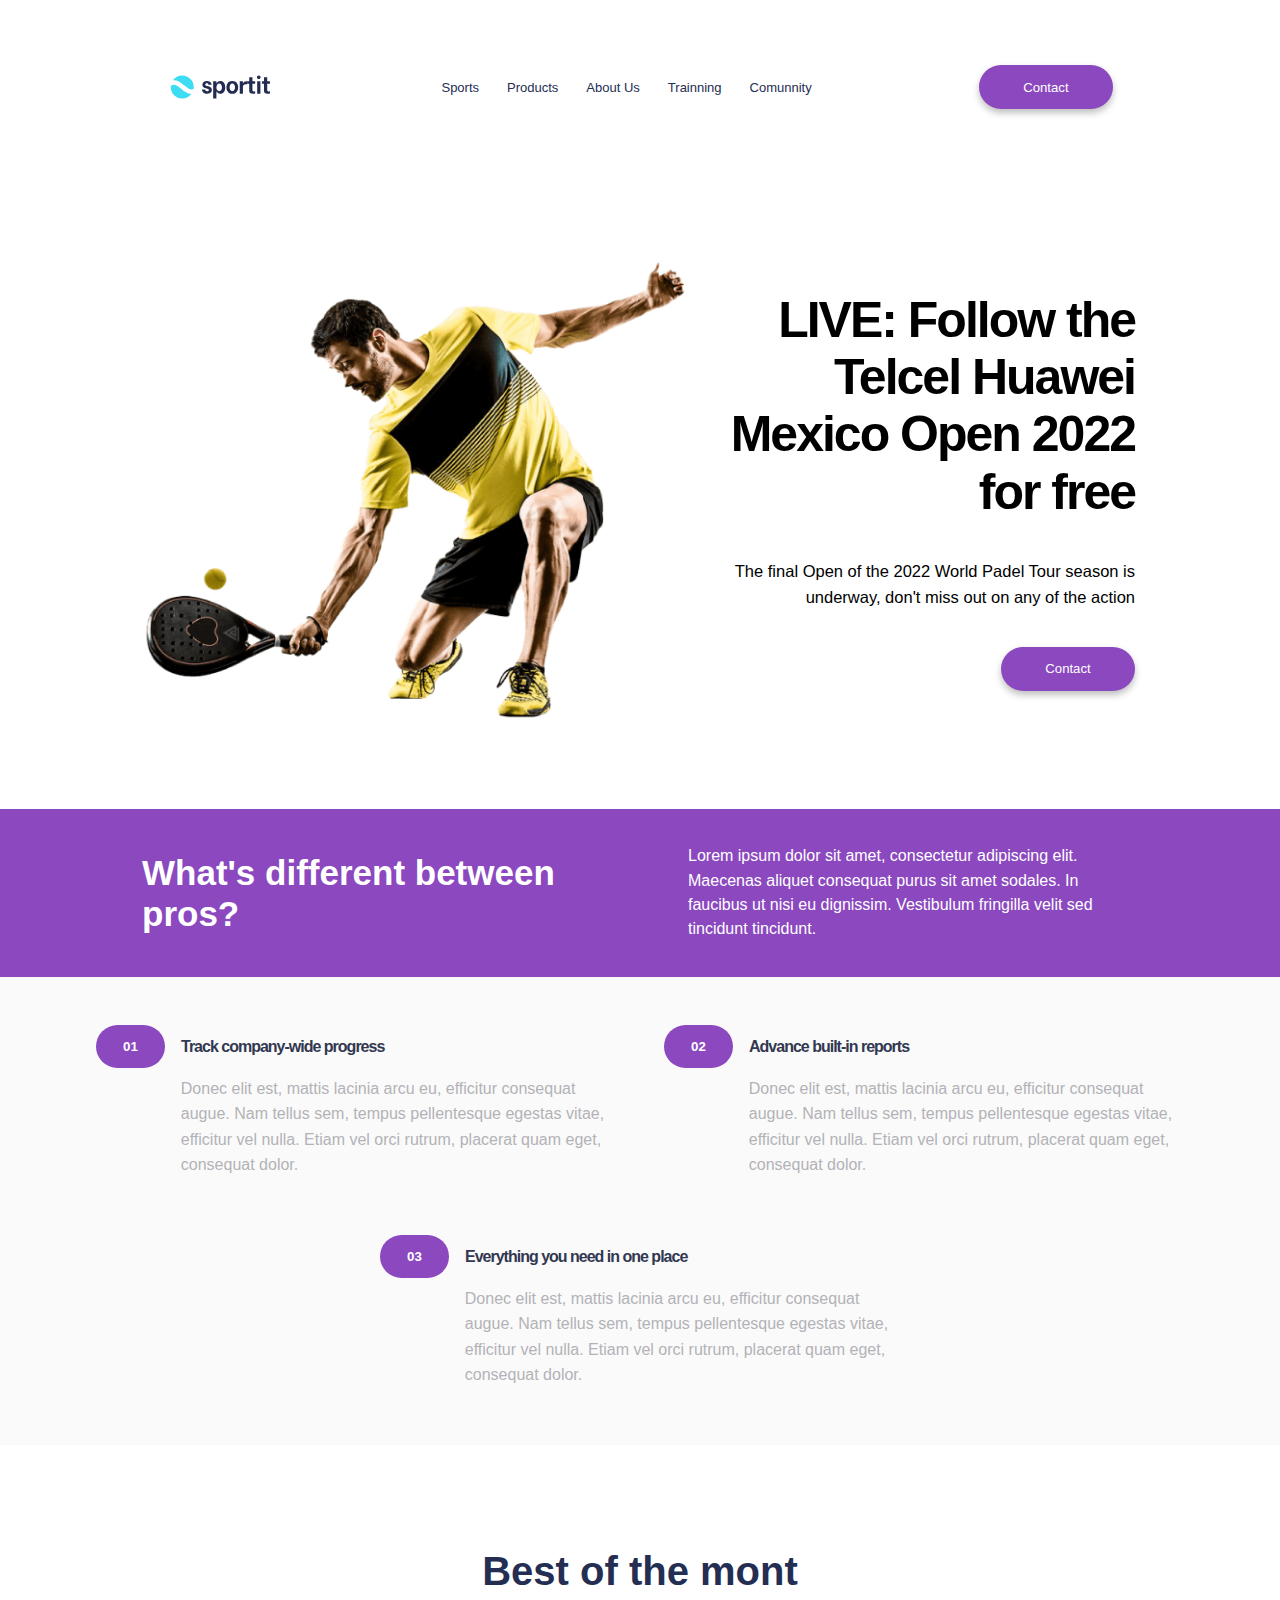
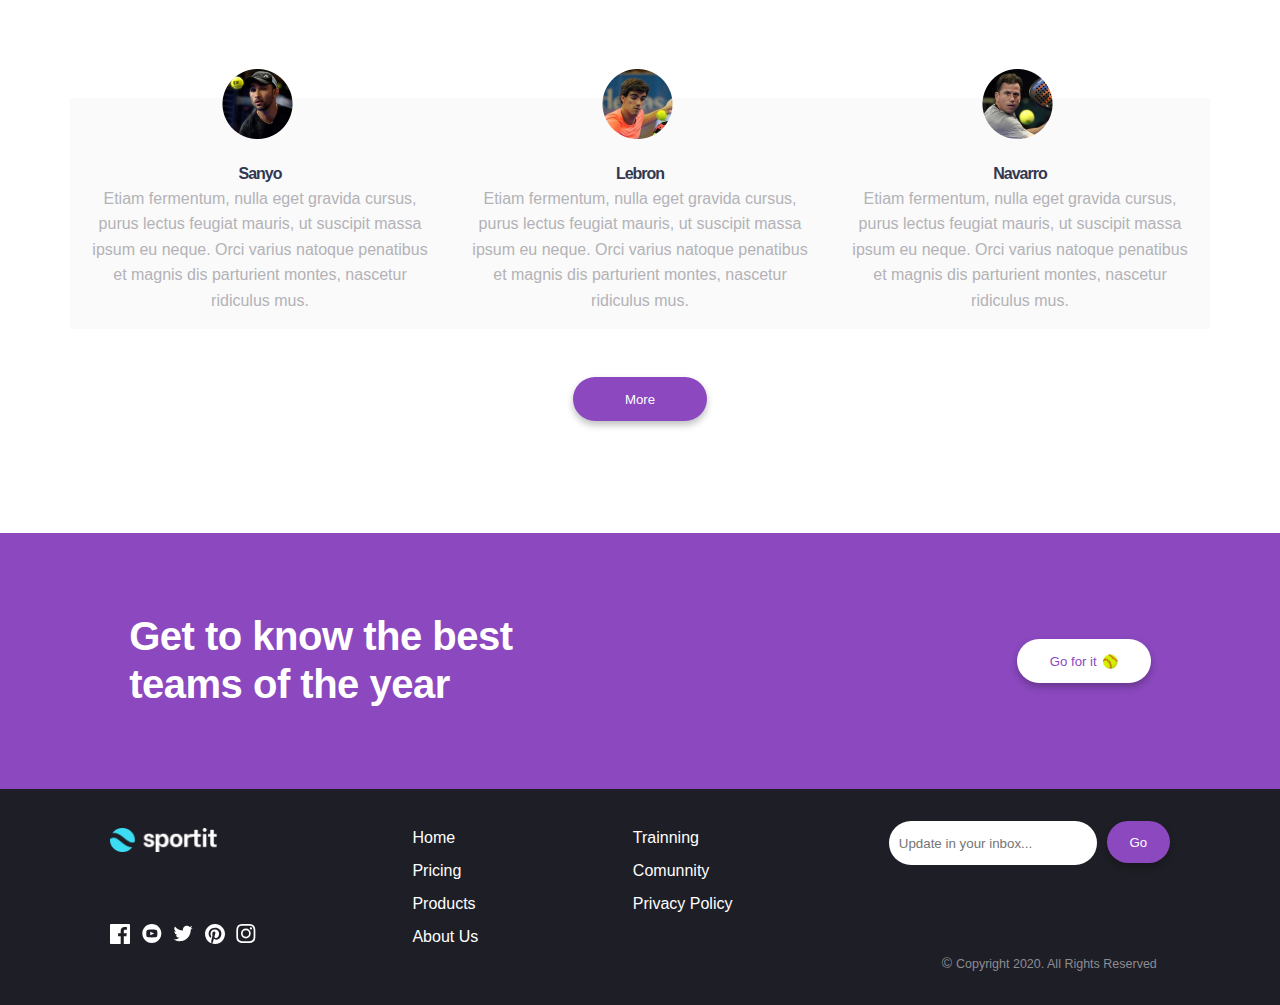
<file: index.html>
<!DOCTYPE html>
<html lang="en">

<head>
    <meta charset="UTF-8">
    <meta http-equiv="X-UA-Compatible" content="IE=edge">
    <meta name="viewport" content="width=device-width, initial-scale=1.0">
    <title>Telcel Huawei Mexico Open 2022</title>
    <link rel="preconnect" href="https://fonts.googleapis.com">
    <link rel="preconnect" href="https://fonts.gstatic.com" crossorigin>
    <link href="https://fonts.googleapis.com/css2?family=Material+Symbols+Outlined" rel="stylesheet" />
    <link rel="stylesheet" href="./css/style.css">

</head>

<body>
    <header class="container-header">
        <img src="./img/logo.svg" alt="logo" class="logo">
        <nav class="hide-elements">
            <ul class="container-nav">
                <li><a href="#">Sports</a></li>
                <li><a href="#">Products</a></li>
                <li><a href="#">About Us</a></li>
                <li><a href="#">Trainning</a></li>
                <li><a href="#">Comunnity</a></li>
            </ul>
        </nav>
        <button class="btn-purple hide-elements">Contact</button>
        <img class="icon-menu" src="./img/icon-hamburger.svg" alt="icon-menu">
    </header>

    <main>
        <section class="container-home">
            <img class="img-home" src="./img/padel-intro.png" alt="padel-intro">
            <div class="data-home">
                <h1>
                    LIVE: Follow the Telcel Huawei Mexico Open 2022 for free
                </h1>
                <p>The final Open of the 2022 World Padel Tour season is underway, don't miss out on any of the action
                </p>
                <button class="btn-purple">Contact</button>
            </div>
        </section>
        <section class="frame-purple">
            <h2>What's different between pros?</h2>
            <p>Lorem ipsum dolor sit amet, consectetur adipiscing elit. Maecenas aliquet consequat purus sit amet
                sodales. In
                faucibus ut nisi eu dignissim. Vestibulum fringilla velit sed tincidunt tincidunt.</p>
        </section>
        <section class="container-numbered">
            <article>
                <div>
                    <button>01</button>
                    <h4>Track company-wide progress</h4>
                </div>
                <p>Donec elit est, mattis lacinia arcu eu, efficitur consequat augue. Nam tellus sem, tempus
                    pellentesque egestas vitae,
                    efficitur vel nulla. Etiam vel orci rutrum, placerat quam eget, consequat dolor.</p>
            </article>
            <article>
                <div>
                    <button>02</button>
                    <h4>Advance built-in reports</h4>
                </div>
                <p>Donec elit est, mattis lacinia arcu eu, efficitur consequat augue. Nam tellus sem, tempus
                    pellentesque egestas vitae,
                    efficitur vel nulla. Etiam vel orci rutrum, placerat quam eget, consequat dolor.</p>
            </article>
            <article>
                <div>
                    <button>03</button>
                    <h4>Everything you need in one place</h4>
                </div>
                <p>Donec elit est, mattis lacinia arcu eu, efficitur consequat augue. Nam tellus sem, tempus
                    pellentesque egestas vitae,
                    efficitur vel nulla. Etiam vel orci rutrum, placerat quam eget, consequat dolor.</p>
            </article>
        </section>
        <section class="container-players">
            <h3>Best of the mont</h3>
            <div class="container-cards">
                <article class="card hide-elements">
                    <img id="cosa" src="./img/avatar-sanyo.png" alt="avatar">
                    <div class="data-card">
                        <h4>Sanyo</h4>
                        <p>Etiam fermentum, nulla eget gravida cursus, purus lectus feugiat mauris, ut suscipit massa
                            ipsum
                            eu neque. Orci
                            varius natoque penatibus et magnis dis parturient montes, nascetur ridiculus mus. </p>
                    </div>
                </article>
                <article class="card">
                    <img src="./img/avatar.lebron.png" alt="avatar-lebron">
                    <div class="data-card">
                        <h4>Lebron</h4>
                        <p>Etiam fermentum, nulla eget gravida cursus, purus lectus feugiat mauris, ut suscipit massa
                            ipsum
                            eu neque. Orci
                            varius natoque penatibus et magnis dis parturient montes, nascetur ridiculus mus. </p>
                    </div>
                </article>
                <article class="card hide-elements">
                    <img src="./img/avatar-navarro.png" alt="avatar-navarro">
                    <div class="data-card">
                        <h4>Navarro</h4>
                        <p>Etiam fermentum, nulla eget gravida cursus, purus lectus feugiat mauris, ut suscipit massa
                            ipsum
                            eu neque. Orci
                            varius natoque penatibus et magnis dis parturient montes, nascetur ridiculus mus. </p>
                    </div>
                </article>
            </div>
            <button class="btn-purple">More</button>
        </section>
        <section class="frame-purple2">
            <h2>Get to know the best teams of the year</h2>
            <div>
                <button class="btn-white">Go for it</button>
            </div>
        </section>
    </main>
    <footer class="container-footer">
        <section>
            <div class="container-icons">
                <img src="/img/logo-footer.png" alt="logo" class="logo">
                <ul class="icons">
                    <li>
                        <a href="https://www.facebook.com/" target="_blank">
                            <img src="./img/icon-facebook.svg" alt="fb-icon">
                        </a>
                    </li>
                    <li>
                        <a href="https://www.youtube.com/" target="_blank">
                            <img src="./img/icon-youtube.svg" alt="yt-icon">
                        </a>
                    </li>
                    <li>
                        <a href="https://twitter.com/" target="_blank">
                            <img src="./img/icon-twitter.svg" alt="twt-icon">
                        </a>
                    </li>
                    <li>
                        <a href="https://www.pinterest.com/" target="_blank">
                            <img src="./img/icon-pinterest.svg" alt="pnt-icon">
                        </a>
                    </li>
                    <li>
                        <a href="https://www.instagram.com/" target="_blank">
                            <img src="./img/icon-instagram.svg" alt="ig-icon">
                        </a>
                    </li>
                </ul>
            </div>
            <nav class="nav-footer">
                <ul>
                    <li><a href="">Home</a></li>
                    <li><a href="#">Pricing</a></li>
                    <li><a href="#">Products</a></li>
                    <li><a href="#">About Us</a></li>
                </ul>
                <ul>
                    <li><a href="#">Trainning</a></li>
                    <li><a href="#">Comunnity</a></li>
                    <li><a href="#">Privacy Policy</a></li>
                </ul>
            </nav>
            <form action="#" method="">
                <fieldset>
                    <input type="email" name="email" class="email-input" placeholder="Update in your inbox...">
                    <button class="btn-submit" type="submit">
                        <a href="mailto: helenvasquezsanchez@gmail.com">Go</a>
                    </button>
                </fieldset>
            </form>
        </section>
        <p>Copyright 2020. All Rights Reserved</p>
    </footer>
</body>

</html>
</file>
<file: css/style.css>
* {
    box-sizing: border-box;
    margin: 0;
    padding: 0;
}

body {
    font-family: 'Be Vietnam Pro', sans-serif;
    font-size: 16px;
}

.container-header{
    display: flex;
    justify-content: space-evenly;
    align-items: center;
    height: 174px;
}



.btn-purple, .btn-white {
    width: 134px;
    height: 44px;
    padding: 10px;
    border-radius: 50px;
    border: none;
    gap: 0.8rem;
    box-shadow: 0px 4px 7px 0px rgba(0, 0, 0, 0.25);
    font-size: 13.18px;
    font-weight: 500;
}

.btn-purple, .btn-submit {
    background: #8B48BF;
    color: rgba(255, 255, 255, 1);
}

.btn-purple:hover, .btn-submit:hover {
    background-color: #8B48BFB2;
    cursor: pointer;
}

.btn-submit a {
    color: #FFFFFF;
    text-decoration: none;
}

.btn-white {
    color: rgba(139, 72, 191, 1);
    background-color: rgba(255, 255, 255, 1);
}

.btn-white::after {
    content: '🥎';
    padding: 0 0 0 5px;
}

.btn-white:hover {
    color: rgba(255, 255, 255, 1);
    background: rgba(139, 72, 191, 1);
    cursor: pointer;
}

.container-nav {
    display: flex;
    gap: 1.75rem;
}

li {
    list-style: none;
}

.container-nav li a {
    text-decoration: none; 
    color: #242E52;
    font-size: 13px;
}

.container-nav li a:hover {
    color: rgba(36, 46, 82, 0.6);
}

.container-home {
    height: auto;
    display: flex;
    align-items: center;
    justify-content: center;
    margin: 5.4rem auto;
    flex-wrap: nowrap;
    width: 85%;
}

.img-home {
    width: auto;
}

.data-home {
    height: 399px;
    width: 450px;
    display: flex;
    flex-direction: column;
    align-items: end;
    justify-content: space-between;
}

.data-home h1 {
    font-size: 50px;
    font-weight: 700;
    line-height: 57.3px;
    text-align: right;
    letter-spacing: -2px;
}

.data-home p {
    font-size: 16.5px;
    font-weight: 500;
    line-height: 26.01px;
    text-align: right;
}

.frame-purple, .frame-purple2 {
    background-color: #8B48BF;
    display: flex;
    color: #FFFFFF;
    gap: 6rem;
    justify-content: center;
    align-items: center;
    flex-wrap: wrap;
}

.frame-purple {
    height: 168px;
}

.frame-purple2 {
    /* height: 224px; */
    padding: 2rem;
    height: 16rem;
}

.frame-purple h2 {
    font-size: 35px;
    font-weight: 700;
    line-height: 41.26px;
    width: 450px;
}

.frame-purple2 h2 {
    font-size: 40px;
    font-weight: 700;
    line-height: 47.84px;
    letter-spacing: -0.5px;
    width: 500px;
}

.frame-purple2 div {
    width: 35%;
    text-align: right;
}

.frame-purple p {
    font-weight: 500;
    width: 450px;
    line-height: 24.18px;
}

.container-numbered {
    background-color: #FAFAFA;
    padding: 3rem;
    display: flex;
    align-items: center;
    justify-content: center;
    flex-wrap: wrap;
    gap: 3rem;
}

.container-numbered article {
    width: 520px;
    height: 162px;
    transition: all ease .7s;
}

.container-numbered article:hover {
    transform: scale(1.1);
    cursor: url('../img/zoom.png'), auto;
    /* cursor: zoom-in; */
}

.container-numbered article div {
    display: flex;
    align-items: center;
    gap: 1rem;
    margin-bottom: .5rem;
}

.container-numbered article div button {
    border-radius: 30px;
    height: 43px;
    padding: 10px, 25px, 10px, 25px;
    border: none;
    background-color: #8B48BF;
    color: #FFFFFF;
    font-weight: 700;
    line-height: 23.38px;
    width: 69px;
}

.container-numbered article div h4, .data-card h4{
    font-weight: 700;
    line-height: 23.38px;
    letter-spacing: -1px;
    color: #323851;
}

.container-numbered article p, .data-card p {
    color: #B3B2B7;
    font-weight: 500;
    line-height: 25.52px;
}

.container-numbered article p {
    margin: 0 0 0 5.3rem;
}

.data-card p {
    text-align: center;
}

.container-players {
    display: flex;
    flex-direction: column;
    align-items: center;
    margin: 6rem 0 7rem;
}

.container-players h3 {
    color: #242E53;
    font-size: 2.5rem;
    font-weight: 700;
    line-height: 61.41px;
    text-align: center;
}

.container-cards {
    display: flex;
    justify-content: center;
    margin: 3rem 2rem;
    flex-wrap: wrap;
}

.card {
    width: 380px;
    position: relative;
    padding: 3rem 0 0;
    /* transition: all ease .7s; */
}

.card img {
    transition: all 1s ease-in-out;
}

.card:hover img {
    transform: rotateY(360deg);
}

.card img {
    position: absolute;
    top: 1.2rem;
    left: 9.5rem;
}

.data-card {
    display: flex;
    flex-direction: column;
    align-items: center;
    padding: 4rem 1rem 1rem;
    background-color: #FAFAFA;
}

.container-footer {
    background-color: #1E1E26;
    color: #FFFFFF;
    padding: 2rem;
}

.container-footer section {
    display: flex;
    justify-content: space-around;
    /* flex-wrap: wrap-reverse; */
}

.container-footer p {
    color: #8C8C94;
    font-size: 12.5px;
    font-weight: 500;
    line-height: 18.26px;
    text-align: right;
    margin-right: 7.5%;
}

.nav-footer {
    display: flex;
    justify-content: space-between;
    width: 20rem;

}

.nav-footer ul li a {
    text-decoration: none;
    color: #FFFFFF;
    line-height: 33px;
}

.container-icons {
    display: flex;
    flex-direction: column;
    justify-content: space-between;
    height: 133px;
    padding: .4rem 0;
    width: 12%;
}

.icons {
    display: flex;
    align-items: center;
    justify-content: space-between;
    width: 100%;
}

.icons li a img {
    width: 20px;
}

fieldset {
    display: flex;
    gap: 10px;
    flex-wrap: nowrap;
    border: none;
}

.email-input {
    width: 208px;
    height: 44px;
    padding: 10px;
    border-radius: 50px;
    border: none;
    color: #A0A0A0;
}

.btn-submit {
    width: 63px;
    height: 42px;
    padding: 10px;
    border-radius: 50px;
    border: none;
    gap: 0.8rem;
    box-shadow: 0px 4px 7px 0px rgba(0, 0, 0, 0.25);
    font-size: 13.18px;
    font-weight: 500;
}

.email-input:focus-visible {
    outline: none;
}

.icon-menu {
    display: none;
}

.hide-elements {
    display: block;
}

.container-footer p::before {
    content: '© ';
    font-size: 14px;
}

.logo {
    width: 6.7rem;
    height: 1.5rem;
    animation: rotate 0.8s alternate 2 ease-out;
}

@keyframes rotate {
    0% {
        transform: rotate(0);
    }
    100% {
        transform: rotate(360deg);;
    }
}

@media screen and (max-width: 1024px) {

    .container-header {
        justify-content: space-around;
    }

    .container-nav {
        gap: .75rem;
    }

    .container-home {
        flex-wrap: wrap;
        gap: 5rem;
    }

    .img-home {
        width: 75%;
    }

    .frame-purple {
        height: auto;
        padding: 4rem 3rem 4rem 1rem;
        gap: 4rem;
    }

    .frame-purple2 {
        height: auto;
        text-align: center;
        padding: 2rem 6rem;
    }

    .frame-purple2 div {
        text-align: left;
        width: auto;
    }

    .container-footer {
        padding: 2rem 0;
    }

    .container-footer section {
        flex-direction: column-reverse;
        align-items: center;
        gap: 2rem;
        margin: 2rem 0rem;
    }

    .container-footer p {
        text-align: center;
        margin-right: 0;
    }

    .container-icons {
        width: 50%;
        align-items: center;

    }
    
    .email-input {
        width: 280px;
    }
    
}

@media screen and (max-width: 480px) {

    .container-header {
        height: 140px;
    }

    .icon-menu {
        display: block;
        width: 45px;
    }

    .container-home {
        margin: 2rem 1rem;
        width: 88%;
    }

    .img-home {
        width: 98%;
    }

    .data-home {
        height: auto;
        gap: 1.5rem;
    }

    .hide-elements {
        display: none;
    }

    .frame-purple, .frame-purple2 {
        background-color: #3CDDF3;
    }

    .btn-white {
        background-color: #232C50;
        color: #FFFFFF;
    }

    .container-numbered {
        background-color: #FFFFFF;
        padding: 3rem 0rem 3rem 1.5rem;
    }
    
    .container-numbered article div {
        border-top-left-radius: 30px;
        border-bottom-left-radius: 30px;
        background-color: #8B48BF4D;
        margin-bottom: 1.5rem;
    }

    .container-numbered article p {
        margin: 0 1rem;
    }

    .container-icons {
        width: 75%;
        height: 100px;
        flex-direction: column-reverse;
    }

    fieldset {
        gap: 5px;
    }
}
</file>
